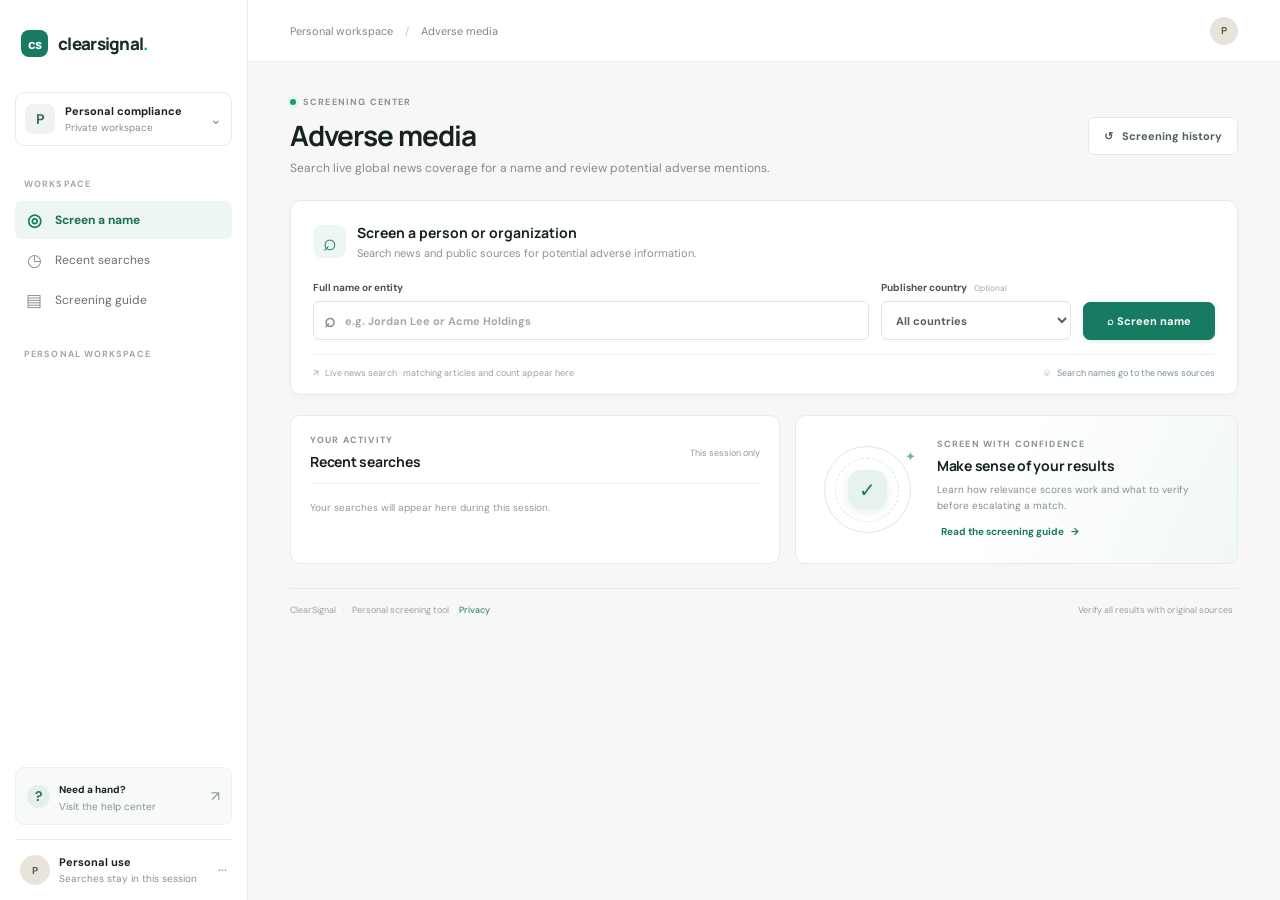
<file: index.html>
<!doctype html>
<html lang="en">
<head>
  <meta charset="utf-8" />
  <meta name="viewport" content="width=device-width,initial-scale=1" />
  <meta name="theme-color" content="#f7f8fa" />
  <title>ClearSignal — adverse media screening</title>
  <link rel="preconnect" href="https://fonts.googleapis.com">
  <link rel="preconnect" href="https://fonts.gstatic.com" crossorigin>
  <link href="https://fonts.googleapis.com/css2?family=DM+Sans:wght@400;500;600;700&family=Manrope:wght@400;500;600;700;800&display=swap" rel="stylesheet">
  <link rel="stylesheet" href="styles.css" />
</head>
<body>
  <aside class="sidebar">
    <a class="brand" href="#"><span class="brand-mark">cs</span><span>clearsignal<span class="brand-dot">.</span></span></a>
    <div class="workspace"><span class="workspace-icon">P</span><span><b>Personal compliance</b><small>Private workspace</small></span><span class="chevron">⌄</span></div>
    <div class="nav-label">WORKSPACE</div>
    <nav>
      <a class="nav-item active" href="#screenForm"><span>◎</span>Screen a name</a>
      <a class="nav-item" href="#recentList"><span>◷</span>Recent searches</a>
      <a class="nav-item" href="#guideButton"><span>▤</span>Screening guide</a>
    </nav>
    <div class="nav-label second">PERSONAL WORKSPACE</div>
    <div class="sidebar-bottom"><div class="help-circle">?</div><div><b>Need a hand?</b><small>Visit the help center</small></div><span class="arrow">↗</span></div>
    <div class="user"><div class="avatar">P</div><div><b>Personal use</b><small>Searches stay in this session</small></div><span class="chevron">···</span></div>
  </aside>

  <main class="main">
    <header class="topbar"><div class="crumb">Personal workspace <span>/</span> Adverse media</div><div class="top-actions"><div class="top-avatar">P</div></div></header>
    <div class="content">
      <section class="heading-row"><div><div class="eyebrow"><span class="live-dot"></span>SCREENING CENTER</div><h1>Adverse media</h1><p class="subtitle">Search live global news coverage for a name and review potential adverse mentions.</p></div><button class="button ghost" id="historyButton">↺ &nbsp; Screening history</button></section>

      <section class="search-card">
        <div class="search-intro"><div class="search-icon">⌕</div><div><h2>Screen a person or organization</h2><p>Search news and public sources for potential adverse information.</p></div></div>
        <form id="screenForm" class="search-form">
          <label class="field"><span>Full name or entity</span><div class="input-wrap"><span class="input-search">⌕</span><input id="nameInput" autocomplete="off" placeholder="e.g. Jordan Lee or Acme Holdings" required /><button type="button" class="clear-input" id="clearInput" aria-label="Clear">×</button></div></label>
          <label class="field country-field"><span>Publisher country <small>Optional</small></span><select id="countryInput"><option value="">All countries</option><option>United States</option><option>United Kingdom</option><option>India</option><option>Singapore</option><option>United Arab Emirates</option></select></label>
          <button class="button primary" type="submit"><span>⌕</span> Screen name</button>
        </form>
        <div class="search-foot"><span>↗ &nbsp; Live news search · matching articles and count appear here</span><span class="secure">♧ &nbsp; Search names go to the news sources</span></div>
      </section>

      <section class="results-section" id="resultsSection" hidden>
        <div class="results-head"><div><div class="eyebrow result-eyebrow"><span class="live-dot"></span>SCREENING RESULTS</div><h2 id="resultTitle">Results for <b></b></h2></div><span class="demo-pill">LIVE SEARCH</span></div>
        <div class="summary-row" id="summaryRow"></div>
        <div class="result-toolbar"><span id="resultCount"></span><div class="filters"><button class="filter-btn selected" data-filter="all">All results</button><button class="filter-btn" data-filter="high">Risk term in headline</button><button class="filter-btn" data-filter="medium">Other matches</button><select id="sortSelect" aria-label="Sort results"><option value="relevance">Source order</option><option value="recent">Most recent</option></select></div></div>
        <div class="result-list" id="resultList"></div>
        <p class="disclaimer">A name and keyword match is not proof of identity or wrongdoing. The count is articles returned by the selected news sources, not confirmed cases. News coverage may be incomplete, inaccurate or about another person. Verify each original source before taking action. This is not sanctions or watchlist screening.</p>
      </section>

      <section class="lower-grid" id="lowerGrid">
        <div class="panel recent-panel"><div class="panel-head"><div><div class="eyebrow">YOUR ACTIVITY</div><h3>Recent searches</h3></div><span class="recent-session-label">This session only</span></div><div class="recent-list" id="recentList"></div></div>
        <div class="panel guide-panel"><div class="guide-art"><span class="art-ring ring-a"></span><span class="art-ring ring-b"></span><span class="art-core">✓</span><span class="art-spark">✦</span></div><div class="guide-copy"><div class="eyebrow">SCREEN WITH CONFIDENCE</div><h3>Make sense of your results</h3><p>Learn how relevance scores work and what to verify before escalating a match.</p><button class="text-button" id="guideButton">Read the screening guide <span>→</span></button></div></div>
      </section>
      <footer>ClearSignal <span>·</span> Personal screening tool <a href="privacy.html">Privacy</a><span class="footer-right">Verify all results with original sources</span></footer>
    </div>
  </main>
  <div class="toast" id="toast" role="status"></div>
  <script src="app.js?v=screening-count-1"></script>
</body>
</html>
</file>
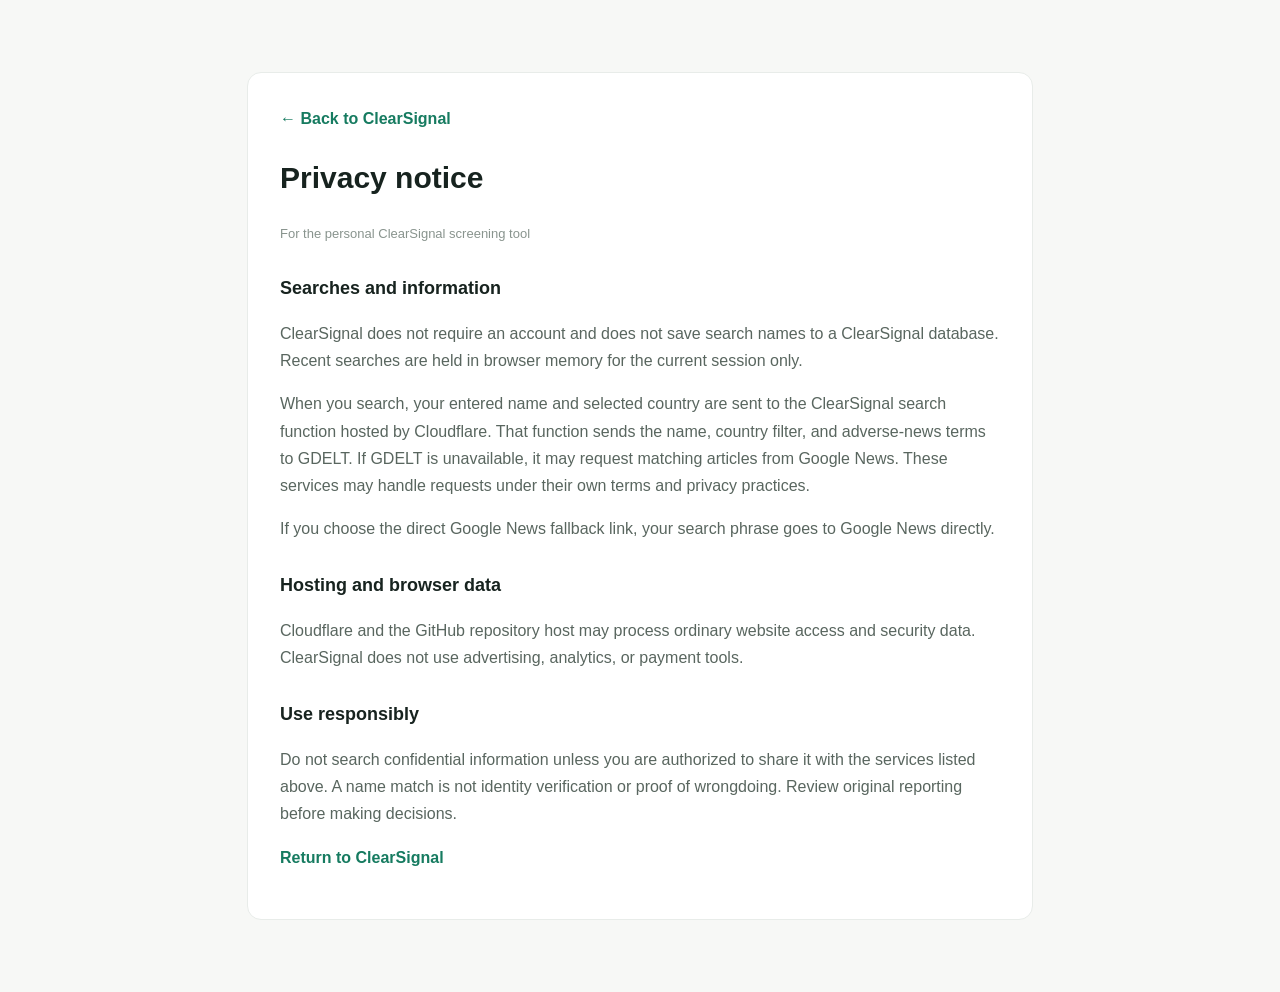
<file: privacy.html>
<!doctype html>
<html lang="en"><head><meta charset="utf-8"><meta name="viewport" content="width=device-width,initial-scale=1"><meta name="theme-color" content="#f7f8f6"><title>Privacy · ClearSignal</title><style>body{margin:0;background:#f7f8f6;color:#17231f;font:16px/1.7 Arial,sans-serif}.wrap{max-width:720px;margin:8vh auto;padding:32px;background:#fff;border:1px solid #e8ece9;border-radius:14px}h1{font-size:30px}h2{font-size:18px;margin-top:28px}p,li{color:#59665f}.back{color:#167b60;font-weight:bold;text-decoration:none}.date{color:#89948e;font-size:13px}</style></head><body><main class="wrap"><a class="back" href="index.html">← Back to ClearSignal</a><h1>Privacy notice</h1><p class="date">For the personal ClearSignal screening tool</p><h2>Searches and information</h2><p>ClearSignal does not require an account and does not save search names to a ClearSignal database. Recent searches are held in browser memory for the current session only.</p><p>When you search, your entered name and selected country are sent to the ClearSignal search function hosted by Cloudflare. That function sends the name, country filter, and adverse-news terms to GDELT. If GDELT is unavailable, it may request matching articles from Google News. These services may handle requests under their own terms and privacy practices.</p><p>If you choose the direct Google News fallback link, your search phrase goes to Google News directly.</p><h2>Hosting and browser data</h2><p>Cloudflare and the GitHub repository host may process ordinary website access and security data. ClearSignal does not use advertising, analytics, or payment tools.</p><h2>Use responsibly</h2><p>Do not search confidential information unless you are authorized to share it with the services listed above. A name match is not identity verification or proof of wrongdoing. Review original reporting before making decisions.</p><p><a class="back" href="index.html">Return to ClearSignal</a></p></main></body></html>
</file>
<file: styles.css>
:root{--ink:#17231f;--muted:#77827f;--line:#e8ece9;--green:#167b60;--mint:#eaf5ef;--bg:#f7f8f6;--white:#fff;--red:#b84b4b;--amber:#a66a12}*{box-sizing:border-box}body{margin:0;background:var(--bg);color:var(--ink);font-family:'DM Sans',sans-serif;font-size:14px}button,input,select{font:inherit}button{cursor:pointer}.sidebar{position:fixed;inset:0 auto 0 0;width:248px;background:#fff;border-right:1px solid var(--line);padding:24px 15px 14px;display:flex;flex-direction:column;z-index:2}.brand{height:39px;display:flex;align-items:center;gap:10px;padding-left:6px;color:#193029;text-decoration:none;font:800 17px Manrope,sans-serif;letter-spacing:-.7px}.brand-mark{height:27px;width:27px;border-radius:8px;background:#167b60;color:white;display:grid;place-items:center;font:800 13px Manrope;letter-spacing:-1px}.brand-dot{color:#19a77d}.workspace{margin-top:29px;border:1px solid var(--line);border-radius:9px;padding:11px 9px;display:flex;align-items:center;gap:10px}.workspace-icon{width:30px;height:30px;border-radius:8px;background:#eff4f1;display:grid;place-items:center;color:#45665a;font-weight:700}.workspace b,.user b{display:block;font-size:11px;font-weight:700}.workspace small,.user small,.sidebar-bottom small{display:block;font-size:10px;color:#89918e;margin-top:3px}.chevron{margin-left:auto;color:#82908a}.nav-label{color:#a0a9a4;font-size:9px;font-weight:700;letter-spacing:1.1px;margin:32px 9px 9px}.nav-label.second{margin-top:27px}.nav-item{height:38px;padding:0 10px;display:flex;align-items:center;gap:12px;text-decoration:none;color:#66726c;border-radius:7px;font-size:12px;margin:2px 0}.nav-item>span{font-size:17px;width:18px;text-align:center;color:#83918a}.nav-item.active{background:#edf6f1;color:#176f56;font-weight:700}.nav-item.active>span{color:#167b60}.nav-item i{margin-left:auto;font-style:normal;font-size:10px;background:#f0f2f0;color:#78827d;padding:2px 7px;border-radius:9px}.sidebar-bottom{margin-top:auto;background:#f8faf8;border:1px solid #edf0ed;border-radius:9px;padding:11px;display:flex;align-items:center;gap:9px}.help-circle{border-radius:50%;width:23px;height:23px;background:#e5f0ea;color:#28785f;display:grid;place-items:center;font-weight:bold}.sidebar-bottom b{font-size:10px}.sidebar-bottom .arrow{margin-left:auto;color:#86918c}.user{border-top:1px solid var(--line);margin-top:14px;padding:15px 5px 1px;display:flex;align-items:center;gap:9px}.avatar,.top-avatar{width:30px;height:30px;background:#e8e4dc;color:#655947;border-radius:50%;display:grid;place-items:center;font-size:10px;font-weight:bold}.main{margin-left:248px;min-height:100vh}.topbar{height:62px;padding:0 42px;border-bottom:1px solid var(--line);display:flex;align-items:center;justify-content:space-between;background:#fff}.crumb{font-size:11px;color:#7e8983}.crumb span{padding:0 9px;color:#c1c8c3}.top-actions{display:flex;align-items:center;gap:20px}.icon-button{border:0;background:none;font-size:16px;color:#6d7973;position:relative}.icon-button em{position:absolute;background:#e06a58;width:5px;height:5px;border-radius:50%;right:2px;top:1px}.top-avatar{width:28px;height:28px}.content{max-width:1250px;margin:0 auto;padding:34px 42px 20px}.heading-row{display:flex;justify-content:space-between;align-items:center;margin-bottom:24px}.eyebrow{font-size:9px;letter-spacing:1.15px;color:#87938d;font-weight:700;display:flex;align-items:center;gap:7px}.live-dot{height:6px;width:6px;border-radius:50%;background:#1b9b70;box-shadow:0 0 0 3px #e6f3ec}h1,h2,h3,p{margin:0}h1{font:700 28px Manrope,sans-serif;letter-spacing:-.9px;margin-top:8px}.subtitle{color:#808b85;font-size:12px;margin-top:6px}.button{border-radius:7px;height:38px;padding:0 15px;font-size:11px;font-weight:700}.button.ghost{background:white;border:1px solid #e4e9e5;color:#52615a}.button.primary{background:#167b60;border:1px solid #167b60;color:#fff;min-width:132px;box-shadow:0 2px 4px #1b765421}.button.primary:hover{background:#10694f}.search-card{background:#fff;border:1px solid #e7ebe8;border-radius:11px;padding:22px 22px 15px;box-shadow:0 3px 10px #26362e05}.search-intro{display:flex;align-items:center;gap:11px}.search-icon{width:33px;height:33px;border-radius:9px;background:#edf6f1;color:#167b60;display:grid;place-items:center;font-size:23px}.search-intro h2{font:700 14px Manrope,sans-serif}.search-intro p{color:#8a948f;font-size:11px;margin-top:4px}.search-form{display:flex;align-items:end;gap:12px;margin-top:21px}.field{display:flex;flex-direction:column;gap:7px;flex:1;color:#49554f;font-weight:700;font-size:10px}.field>span small{font-weight:400;color:#a1aaa5;margin-left:5px}.input-wrap{height:39px;border:1px solid #dfe5e1;border-radius:6px;display:flex;align-items:center;padding:0 10px;gap:8px}.input-wrap:focus-within{border-color:#66a78d;box-shadow:0 0 0 3px #edf6f1}.input-search{color:#89958e;font-size:19px}.input-wrap input{outline:0;border:0;width:100%;font-size:11px;color:var(--ink)}input::placeholder{color:#a1aaa5}.clear-input{border:0;background:none;color:#a1aaa5;font-size:18px;display:none;padding:0}.country-field{max-width:190px}.country-field select,.filters select{height:39px;background:white;border:1px solid #dfe5e1;border-radius:6px;padding:0 10px;color:#53615a;font-size:11px;outline:none}.search-foot{display:flex;justify-content:space-between;margin-top:14px;padding-top:12px;border-top:1px solid #f0f2f0;color:#98a29d;font-size:9px}.secure{color:#789288}.lower-grid{display:grid;grid-template-columns:1.05fr .95fr;gap:15px;margin-top:20px}.panel{border:1px solid var(--line);background:white;border-radius:10px;padding:18px 19px}.panel-head{display:flex;align-items:center;justify-content:space-between}.panel-head h3,.guide-copy h3{font:700 14px Manrope,sans-serif;margin-top:6px;letter-spacing:-.25px}.text-button{border:0;background:none;color:#167b60;font-weight:700;font-size:10px;padding:4px}.text-button span{margin-left:5px}.recent-list{margin-top:12px}.recent-item{padding:11px 0;display:flex;align-items:center;border-top:1px solid #f0f2f0;gap:10px}.recent-initial{width:29px;height:29px;border-radius:8px;background:#f0f4f1;display:grid;place-items:center;color:#53816b;font-size:10px;font-weight:700}.recent-info{flex:1}.recent-info b{display:block;font-size:10px}.recent-info small{display:block;font-size:9px;color:#9aa39e;margin-top:3px}.recent-status{font-size:9px;font-weight:700;color:#a66a12;background:#fbf3e5;border-radius:12px;padding:4px 8px}.recent-status.clear{background:#edf6f1;color:#338263}.recent-time{font-size:9px;color:#9aa39e;min-width:49px;text-align:right}.guide-panel{display:flex;align-items:center;gap:17px;background:linear-gradient(115deg,#fff 45%,#f1f8f4);overflow:hidden}.guide-art{width:105px;height:111px;flex:none;position:relative;display:grid;place-items:center}.art-ring{position:absolute;border:1px solid #d8eae0;border-radius:50%}.ring-a{width:87px;height:87px}.ring-b{width:64px;height:64px;border-style:dashed}.art-core{width:39px;height:39px;border-radius:13px;background:#e6f3ec;color:#167b60;display:grid;place-items:center;font-size:20px;box-shadow:0 3px 9px #45806520}.art-spark{position:absolute;top:14px;right:4px;color:#72b697;font-size:13px}.guide-copy p{color:#86918b;line-height:1.6;font-size:10px;margin:7px 0 7px;max-width:280px}footer{margin-top:24px;padding:15px 0 3px;border-top:1px solid var(--line);font-size:9px;color:#99a29d}footer span{padding:0 5px}.footer-right{float:right}.results-section{margin-top:25px}.results-head{display:flex;align-items:end;justify-content:space-between}.result-eyebrow{margin-bottom:8px}.results-head h2{font:600 17px Manrope,sans-serif}.results-head h2 b{font-weight:800}.demo-pill{font-size:8px;letter-spacing:.7px;color:#9a711e;background:#fbf4e5;border:1px solid #f3e8ca;border-radius:10px;padding:5px 8px}.summary-row{display:grid;grid-template-columns:repeat(3,1fr);gap:10px;margin:14px 0}.summary-card{background:#fff;border:1px solid var(--line);border-radius:8px;padding:12px 14px;display:flex;align-items:center;gap:10px}.summary-icon{width:29px;height:29px;border-radius:8px;display:grid;place-items:center;background:#f8eeee;color:#bb5959;font-size:15px}.summary-card:nth-child(2) .summary-icon{background:#fbf4e5;color:#a6751c}.summary-card:nth-child(3) .summary-icon{background:#edf6f1;color:#338263}.summary-card strong{font:700 17px Manrope}.summary-card small{display:block;color:#89948e;font-size:9px;margin-top:2px}.result-toolbar{display:flex;align-items:center;justify-content:space-between;margin:17px 0 9px}.result-toolbar>span{font-size:10px;color:#7f8a84}.filters{display:flex;align-items:center;gap:5px}.filter-btn{font-size:9px;border:1px solid transparent;background:none;color:#87928c;border-radius:5px;padding:7px 9px}.filter-btn.selected{background:#eaf5ef;color:#167b60;font-weight:700}.filters select{height:29px;margin-left:5px;font-size:9px}.result-list{display:flex;flex-direction:column;gap:9px}.result-card{background:#fff;border:1px solid var(--line);border-radius:9px;padding:14px 15px;display:grid;grid-template-columns:37px 1fr auto;gap:12px}.result-symbol{height:34px;width:34px;display:grid;place-items:center;border-radius:9px;font-size:15px;background:#fbefed;color:#ba6155}.result-card.medium .result-symbol{background:#fbf5e8;color:#a37520}.result-body{min-width:0}.result-tags{display:flex;gap:6px;align-items:center;margin-bottom:7px}.tag{font-size:8px;font-weight:700;border-radius:9px;padding:4px 7px;background:#f9eded;color:#b4564f}.tag.medium{background:#fbf4e5;color:#a6751c}.tag.category{background:#f0f3f1;color:#718078;font-weight:500}.result-card h3{font:700 12px Manrope,sans-serif;line-height:1.5}.result-card p{font-size:10px;line-height:1.55;color:#79847e;margin-top:5px}.result-meta{display:flex;gap:13px;color:#98a29d;font-size:9px;margin-top:9px}.result-meta span:first-child{color:#63756b}.result-side{text-align:right;display:flex;flex-direction:column;align-items:flex-end;justify-content:space-between;min-width:97px}.score{font:700 12px Manrope;color:#b44f49}.result-card.medium .score{color:#a6751c}.match-label{font-size:8px;color:#9aa39e;display:block;margin-top:2px}.review-button{background:#fff;border:1px solid #e3e8e4;border-radius:5px;padding:6px 9px;font-size:9px;color:#53615a;font-weight:700}.disclaimer{font-size:9px;color:#929c96;line-height:1.6;margin-top:12px}.empty-state{text-align:center;background:#fff;border:1px solid var(--line);border-radius:9px;padding:30px;color:#87928c;font-size:11px}.toast{position:fixed;bottom:20px;left:50%;transform:translate(-50%,20px);background:#1d332b;color:white;padding:11px 17px;border-radius:7px;font-size:11px;opacity:0;transition:.2s;pointer-events:none;z-index:9}.toast.show{opacity:1;transform:translate(-50%,0)}[hidden]{display:none!important}@media(max-width:900px){.sidebar{width:205px}.main{margin-left:205px}.content{padding:28px 24px}.topbar{padding:0 24px}.country-field{max-width:160px}.lower-grid{grid-template-columns:1fr}.guide-panel{min-height:145px}}@media(max-width:650px){.sidebar{width:58px;padding:16px 7px}.brand{padding:0;justify-content:center}.brand>span:last-child,.workspace,.nav-label,.nav-item:not(.active),.nav-item.active{font-size:0}.nav-item{justify-content:center;padding:0}.nav-item>span{font-size:18px}.nav-item.active{font-size:0}.sidebar-bottom,.user{display:none}.main{margin-left:58px}.topbar{height:53px;padding:0 14px}.content{padding:23px 14px}.heading-row{align-items:flex-start}.heading-row .button{font-size:0;padding:0;width:38px}.heading-row .button:first-letter{font-size:14px}.subtitle{max-width:250px;line-height:1.5}h1{font-size:24px}.search-card{padding:17px 14px}.search-form{flex-direction:column;align-items:stretch}.country-field{max-width:none}.search-form .button{width:100%}.search-foot{font-size:8px;gap:8px}.search-foot span:last-child{text-align:right}.summary-row{gap:5px}.summary-card{padding:9px 7px;gap:6px}.summary-icon{display:none}.summary-card strong{font-size:15px}.summary-card small{font-size:8px}.result-toolbar{align-items:flex-start;gap:8px;flex-direction:column}.filters{width:100%;flex-wrap:wrap}.filters select{margin-left:auto}.result-card{grid-template-columns:29px 1fr;gap:8px;padding:11px}.result-symbol{width:27px;height:27px}.result-side{grid-column:2;flex-direction:row;align-items:center;min-width:0}.result-side>div{text-align:left}.result-card h3{font-size:11px}.result-meta{gap:7px;flex-wrap:wrap}.footer-right{float:none;display:block;margin-top:7px}.guide-art{width:83px}}
.recent-empty{padding:17px 0 8px;color:#929c96;font-size:10px;border-top:1px solid #f0f2f0}.review-button{text-decoration:none;white-space:nowrap}.result-card:not(.medium) .result-symbol{background:#edf6f1;color:#338263}
.recent-session-label{font-size:9px;color:#929c96}.footer-right a,footer>a{color:#167b60;text-decoration:none;margin-left:8px}
</file>
